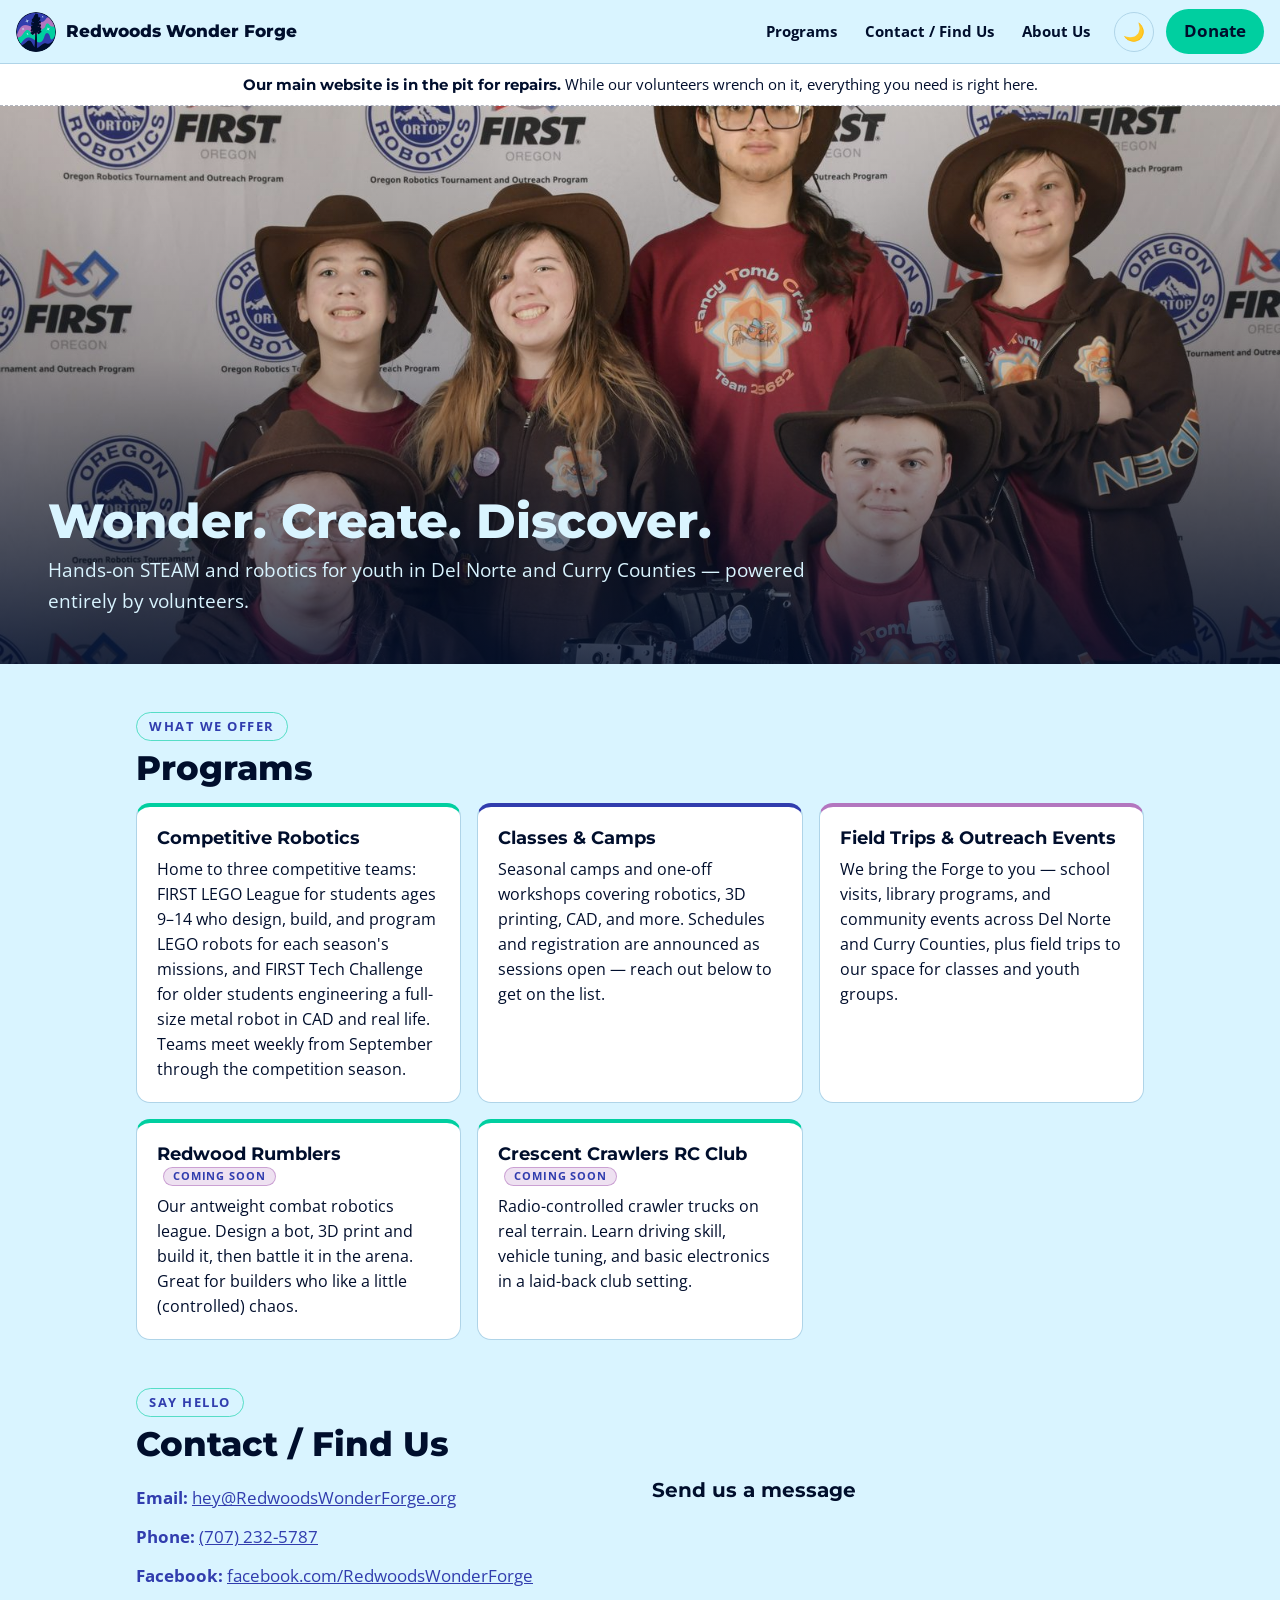
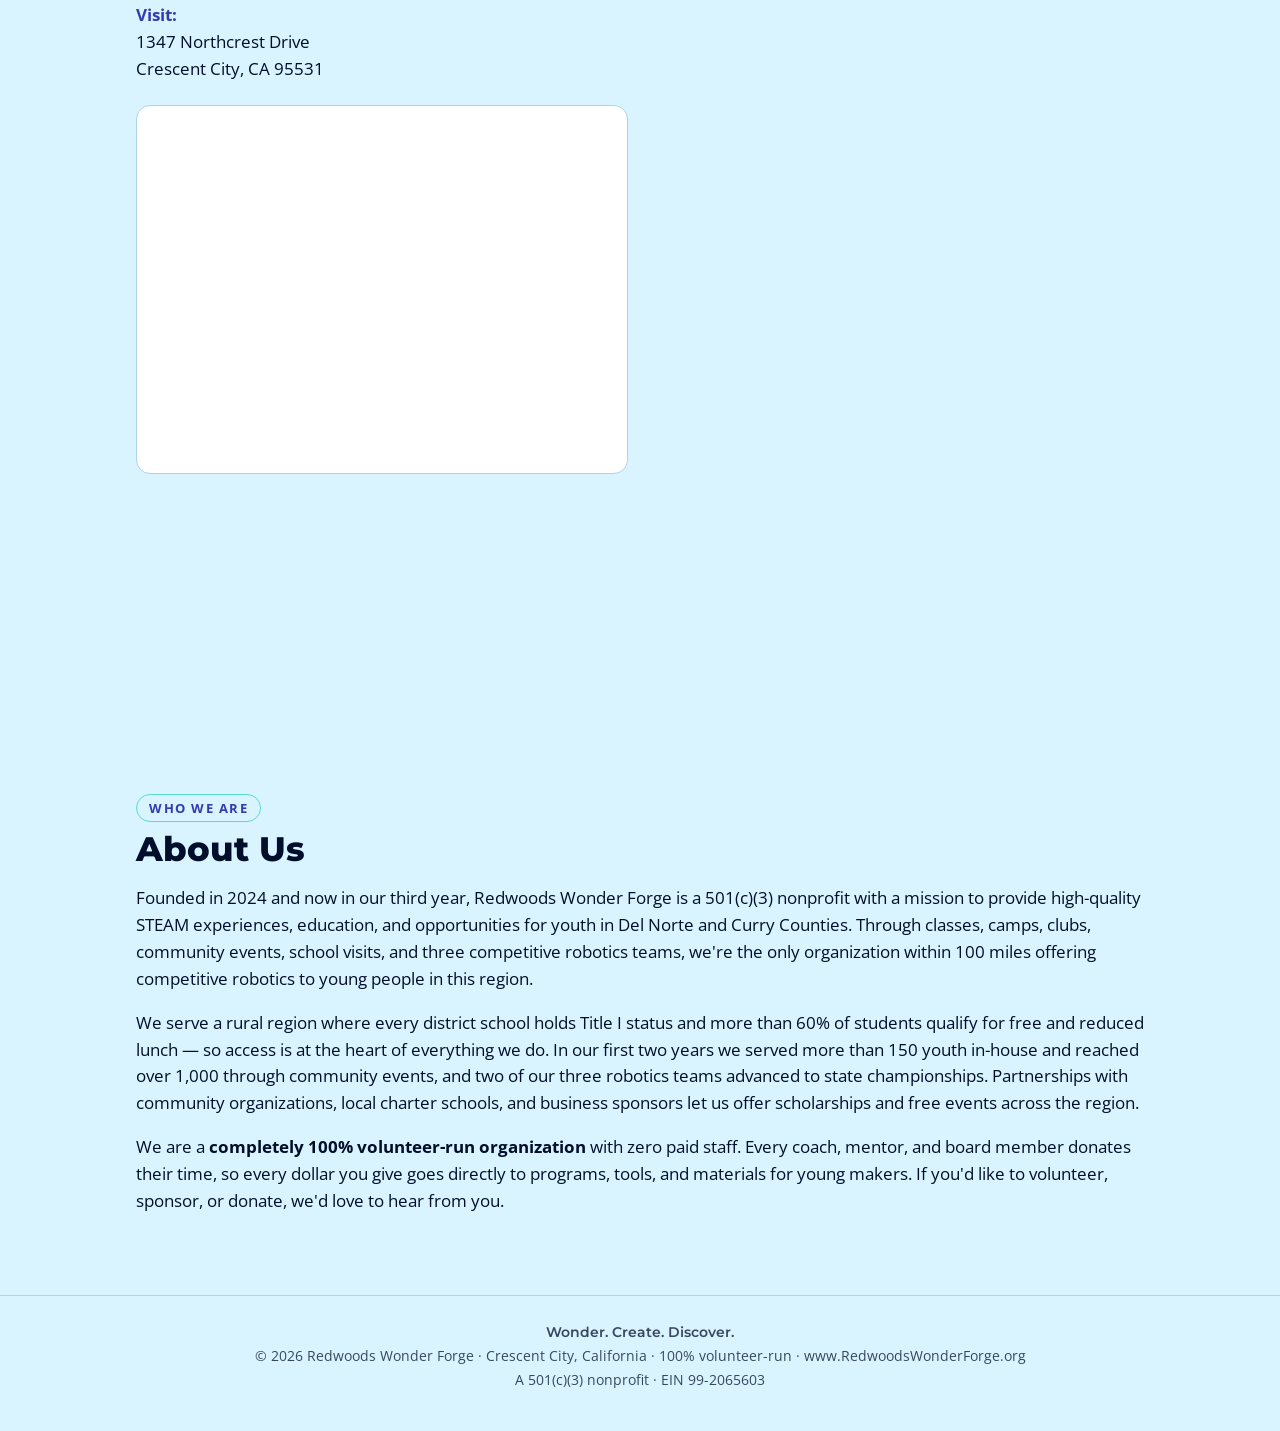
<file: index.html>
<!DOCTYPE html>
<html lang="en">
<head>
<meta charset="UTF-8" />
<meta name="viewport" content="width=device-width, initial-scale=1.0" />
<title>Redwoods Wonder Forge — STEAM Education in Del Norte County</title>
<meta name="description" content="Redwoods Wonder Forge is a 100% volunteer-run STEAM education nonprofit in Crescent City, CA. Robotics classes, camps, FIRST LEGO League, and more." />
<link rel="canonical" href="https://www.redwoodswonderforge.org/" />

<!-- Favicon (uses the logo) -->
<link rel="icon" type="image/png" href="/assets/images/logo.png" />
<link rel="apple-touch-icon" href="/assets/images/logo.png" />

<!-- Open Graph (Facebook, LinkedIn, iMessage, etc.) -->
<meta property="og:type" content="website" />
<meta property="og:site_name" content="Redwoods Wonder Forge" />
<meta property="og:title" content="Redwoods Wonder Forge — Wonder. Create. Discover." />
<meta property="og:description" content="A 100% volunteer-run STEAM and robotics nonprofit for youth in Del Norte and Curry Counties." />
<meta property="og:url" content="https://www.redwoodswonderforge.org/" />
<meta property="og:image" content="https://www.redwoodswonderforge.org/assets/images/og-image.png" />
<meta property="og:image:width" content="1200" />
<meta property="og:image:height" content="630" />
<meta property="og:image:alt" content="Redwoods Wonder Forge logo — a redwood tree under a starry aurora sky" />

<!-- Twitter / X -->
<meta name="twitter:card" content="summary_large_image" />
<meta name="twitter:title" content="Redwoods Wonder Forge — Wonder. Create. Discover." />
<meta name="twitter:description" content="A 100% volunteer-run STEAM and robotics nonprofit for youth in Del Norte and Curry Counties." />
<meta name="twitter:image" content="https://www.redwoodswonderforge.org/assets/images/og-image.png" />

<!-- ============================================================
     Redwoods Wonder Forge — outage / holding page
     Everything below is wired up and ready to deploy.

     FOLDER STRUCTURE (upload the whole folder to your host):
       index.html          this page
       404.html            not-found page (same design)
       assets/images/logo.png   nav logo (icon-only circular variant)
       assets/images/hero.jpg   hero photo (FTC team 25682)

     Wired in: logo, hero photo, Tally contact form (mR4We4),
     Zeffy donate modal, address + map, email/phone.
     ============================================================ -->

<link rel="preconnect" href="https://fonts.googleapis.com" />
<link rel="preconnect" href="https://fonts.gstatic.com" crossorigin />
<link href="https://fonts.googleapis.com/css2?family=Montserrat:wght@400;600;800&family=Open+Sans:ital,wght@0,400;0,700;1,400&display=swap" rel="stylesheet" />

<!-- Zeffy embed script (powers the Donate modal) -->
<script src="https://zeffy-scripts.s3.ca-central-1.amazonaws.com/embed-form-script.min.js"></script>
<script defer src="https://cloud.umami.is/script.js" data-website-id="15d23129-3647-43fc-a81b-80ced529a43f"></script>
<link rel="stylesheet" href="/assets/styles.css" />
</head>
<body>

<nav class="nav">
  <a class="brand" href="#top">
    <img src="/assets/images/logo.png" alt="Redwoods Wonder Forge logo" />
    <span class="brand-name">Redwoods Wonder Forge</span>
  </a>
  <div class="nav-spacer"></div>
  <div class="nav-links" id="navLinks">
    <a href="#classes">Programs</a>
    <a href="#contact">Contact / Find Us</a>
    <a href="#about">About Us</a>
  </div>
  <button class="btn btn-icon" id="themeToggle" aria-label="Toggle light and dark mode" title="Toggle light/dark mode">🌙</button>
  <button class="btn btn-donate"
          zeffy-form-link="https://www.zeffy.com/embed/donation-form/049b8714-6530-469b-9159-0e5389e24ce3?modal=true">
    Donate
  </button>
  <button class="btn btn-icon menu-toggle" id="menuToggle" aria-label="Open menu" aria-expanded="false">☰</button>
</nav>

<div class="tape" id="top">
  <strong>Our main website is in the pit for repairs.</strong> While our volunteers wrench on it, everything you need is right here.
</div>

<header class="hero">
  <img src="/assets/images/hero.jpg" alt="The Fancy Tomb Crabs, RWF's FIRST Tech Challenge team, with their competition robot" />
  <div class="hero-overlay">
    <div class="hero-copy">
      <h1>Wonder. Create. Discover.</h1>
      <p>Hands-on STEAM and robotics for youth in Del Norte and Curry Counties — powered entirely by volunteers.</p>
    </div>
  </div>
</header>

<main>

  <section id="classes">
    <span class="eyebrow">What we offer</span>
    <h2>Programs</h2>
    <div class="cards">
      <div class="card">
        <h3>Competitive Robotics</h3>
        <p>Home to three competitive teams: FIRST LEGO League for students ages 9–14 who design, build, and program LEGO robots for each season's missions, and FIRST Tech Challenge for older students engineering a full-size metal robot in CAD and real life. Teams meet weekly from September through the competition season.</p>
      </div>
      <div class="card">
        <h3>Classes &amp; Camps</h3>
        <p>Seasonal camps and one-off workshops covering robotics, 3D printing, CAD, and more. Schedules and registration are announced as sessions open — reach out below to get on the list.</p>
      </div>
      <div class="card">
        <h3>Field Trips &amp; Outreach Events</h3>
        <p>We bring the Forge to you — school visits, library programs, and community events across Del Norte and Curry Counties, plus field trips to our space for classes and youth groups.</p>
      </div>
      <div class="card">
        <h3>Redwood Rumblers <span class="badge-soon">Coming soon</span></h3>
        <p>Our antweight combat robotics league. Design a bot, 3D print and build it, then battle it in the arena. Great for builders who like a little (controlled) chaos.</p>
      </div>
      <div class="card">
        <h3>Crescent Crawlers RC Club <span class="badge-soon">Coming soon</span></h3>
        <p>Radio-controlled crawler trucks on real terrain. Learn driving skill, vehicle tuning, and basic electronics in a laid-back club setting.</p>
      </div>
    </div>
  </section>

  <section id="contact">
    <span class="eyebrow">Say hello</span>
    <h2>Contact / Find Us</h2>
    <div class="split">
      <div>
        <ul class="contact-list">
          <li><b>Email:</b> <a href="mailto:hey@RedwoodsWonderForge.org">hey@RedwoodsWonderForge.org</a></li>
          <li><b>Phone:</b> <a href="tel:+17072325787">(707) 232-5787</a></li>
          <li><b>Facebook:</b> <a href="https://www.facebook.com/RedwoodsWonderForge" target="_blank" rel="noopener">facebook.com/RedwoodsWonderForge</a></li>
          <li>
            <b>Visit:</b>
            <address>
              1347 Northcrest Drive<br />
              Crescent City, CA 95531
            </address>
          </li>
        </ul>
        <div class="map-frame">
          <!-- Google Maps embed: in Google Maps, search your address ->
               Share -> Embed a map -> copy the iframe src into here -->
          <iframe
            src="https://www.google.com/maps?q=1347+Northcrest+Drive,+Crescent+City,+CA+95531&output=embed"
            loading="lazy" referrerpolicy="no-referrer-when-downgrade"
            title="Map to Redwoods Wonder Forge"></iframe>
        </div>
      </div>
      <div>
        <h3 style="margin-top:0">Send us a message</h3>
        <iframe data-tally-src="https://tally.so/embed/mR4We4?alignLeft=1&hideTitle=1&transparentBackground=1&dynamicHeight=1"
                loading="lazy" width="100%" height="816" frameborder="0" marginheight="0" marginwidth="0"
                title="Contact Us"></iframe>
      </div>
    </div>
  </section>

  <section id="about">
    <span class="eyebrow">Who we are</span>
    <h2>About Us</h2>
    <p>
      Founded in 2024 and now in our third year, Redwoods Wonder Forge is a 501(c)(3) nonprofit
      with a mission to provide high-quality STEAM experiences, education, and opportunities for
      youth in Del Norte and Curry Counties. Through classes, camps, clubs, community events,
      school visits, and three competitive robotics teams, we're the only organization within
      100 miles offering competitive robotics to young people in this region.
    </p>
    <p>
      We serve a rural region where every district school holds Title I status and more than 60%
      of students qualify for free and reduced lunch — so access is at the heart of everything we
      do. In our first two years we served more than 150 youth in-house and reached over 1,000
      through community events, and two of our three robotics teams advanced to state
      championships. Partnerships with community organizations, local charter schools, and
      business sponsors let us offer scholarships and free events across the region.
    </p>
    <p>
      We are a <strong>completely 100% volunteer-run organization</strong> with zero paid staff.
      Every coach, mentor, and board member donates their time, so every dollar you give goes
      directly to programs, tools, and materials for young makers. If you'd like to volunteer,
      sponsor, or donate, we'd love to hear from you.
    </p>
  </section>

</main>

<footer>
  <em>Wonder. Create. Discover.</em><br />
  © <span id="year"></span> Redwoods Wonder Forge · Crescent City, California · 100% volunteer-run · www.RedwoodsWonderForge.org<br />
  A 501(c)(3) nonprofit · EIN 99-2065603
</footer>

<!-- Tally embed loader (official snippet) -->
<script>var d=document,w="https://tally.so/widgets/embed.js",v=function(){"undefined"!=typeof Tally?Tally.loadEmbeds():d.querySelectorAll("iframe[data-tally-src]:not([src])").forEach((function(e){e.src=e.dataset.tallySrc}))};if("undefined"!=typeof Tally)v();else if(d.querySelector('script[src="'+w+'"]')==null){var s=d.createElement("script");s.src=w,s.onload=v,s.onerror=v,d.body.appendChild(s);}</script>

<script>
  // ----- Theme toggle (defaults to the visitor's system preference) -----
  var root = document.documentElement;
  var themeBtn = document.getElementById('themeToggle');
  function setTheme(dark) {
    root.classList.toggle('dark', dark);
    themeBtn.textContent = dark ? '☀️' : '🌙';
  }
  setTheme(window.matchMedia && window.matchMedia('(prefers-color-scheme: dark)').matches);
  themeBtn.addEventListener('click', function () {
    setTheme(!root.classList.contains('dark'));
  });

  // ----- Mobile menu -----
  var menuBtn = document.getElementById('menuToggle');
  var links = document.getElementById('navLinks');
  menuBtn.addEventListener('click', function () {
    var open = links.classList.toggle('open');
    menuBtn.setAttribute('aria-expanded', open);
  });
  links.addEventListener('click', function (e) {
    if (e.target.tagName === 'A') { links.classList.remove('open'); menuBtn.setAttribute('aria-expanded', 'false'); }
  });

  // ----- Footer year -----
  document.getElementById('year').textContent = new Date().getFullYear();
</script>

</body>
</html>
</file>
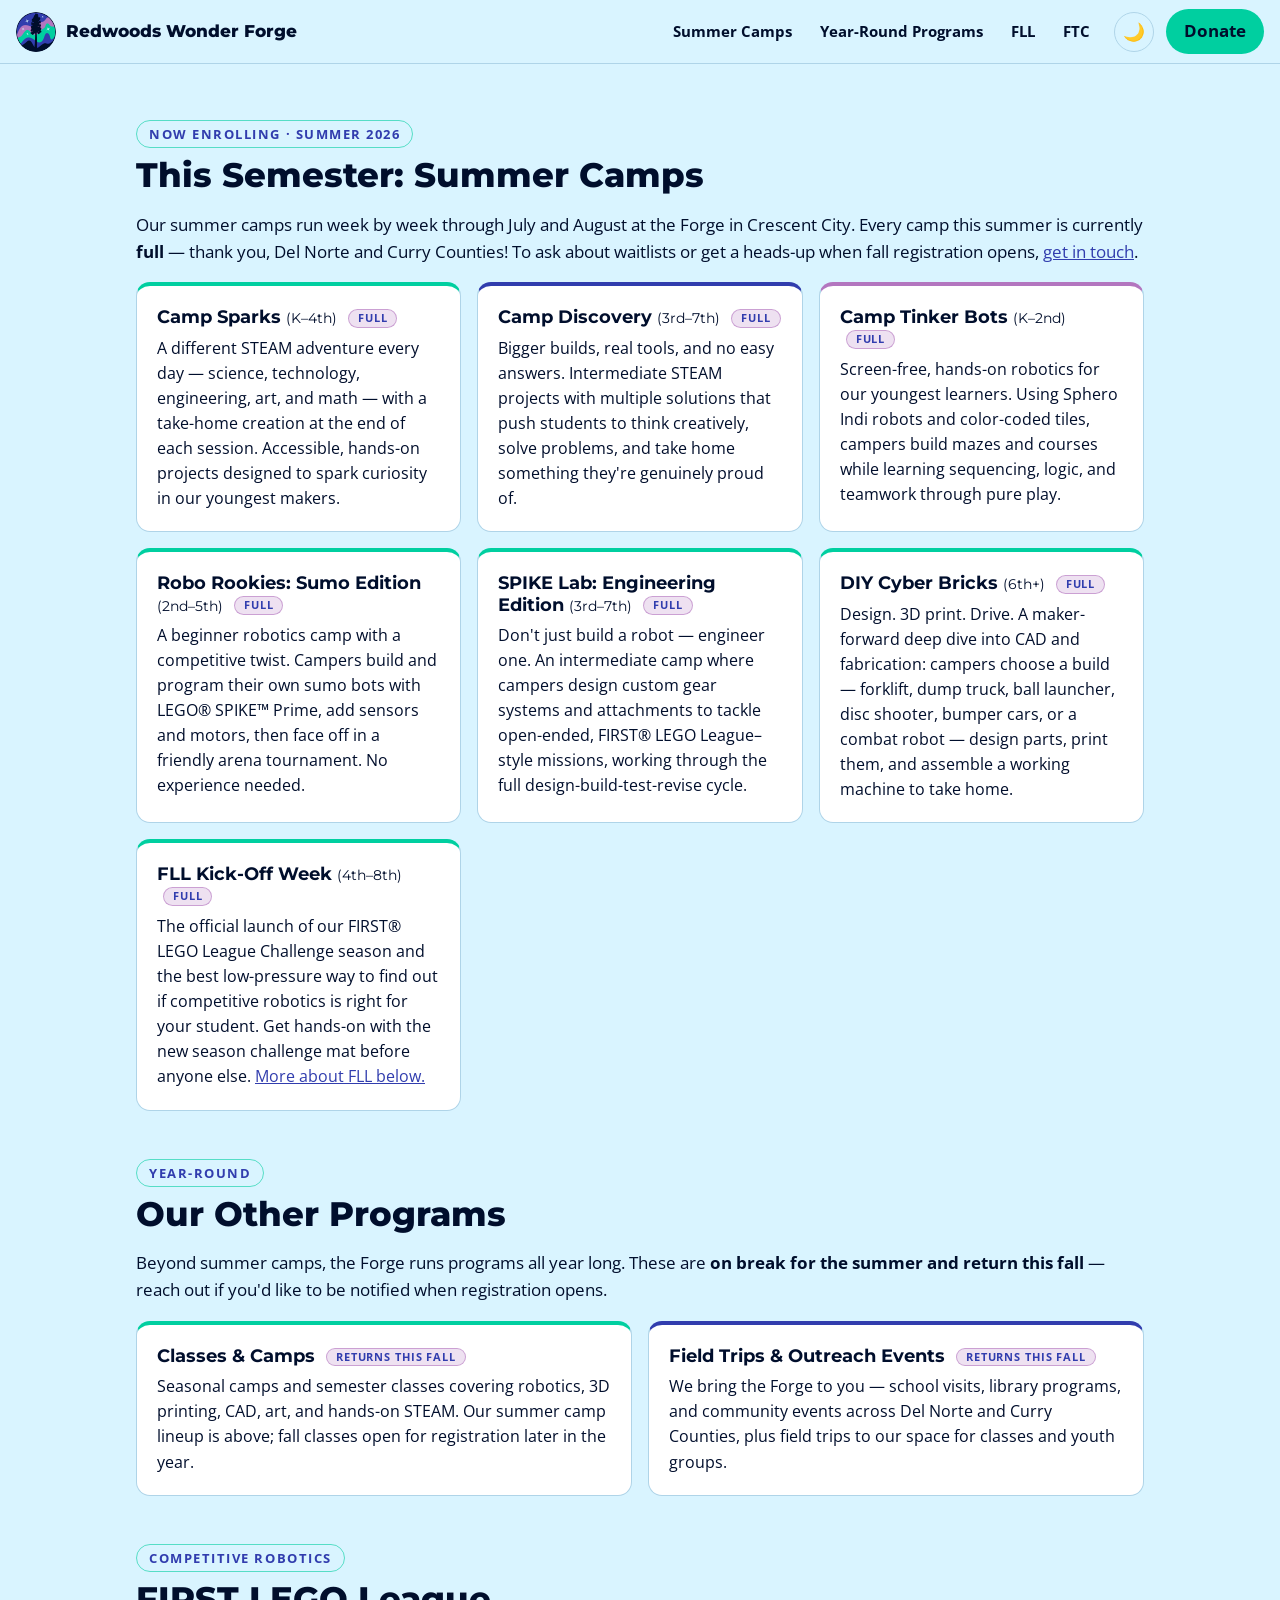
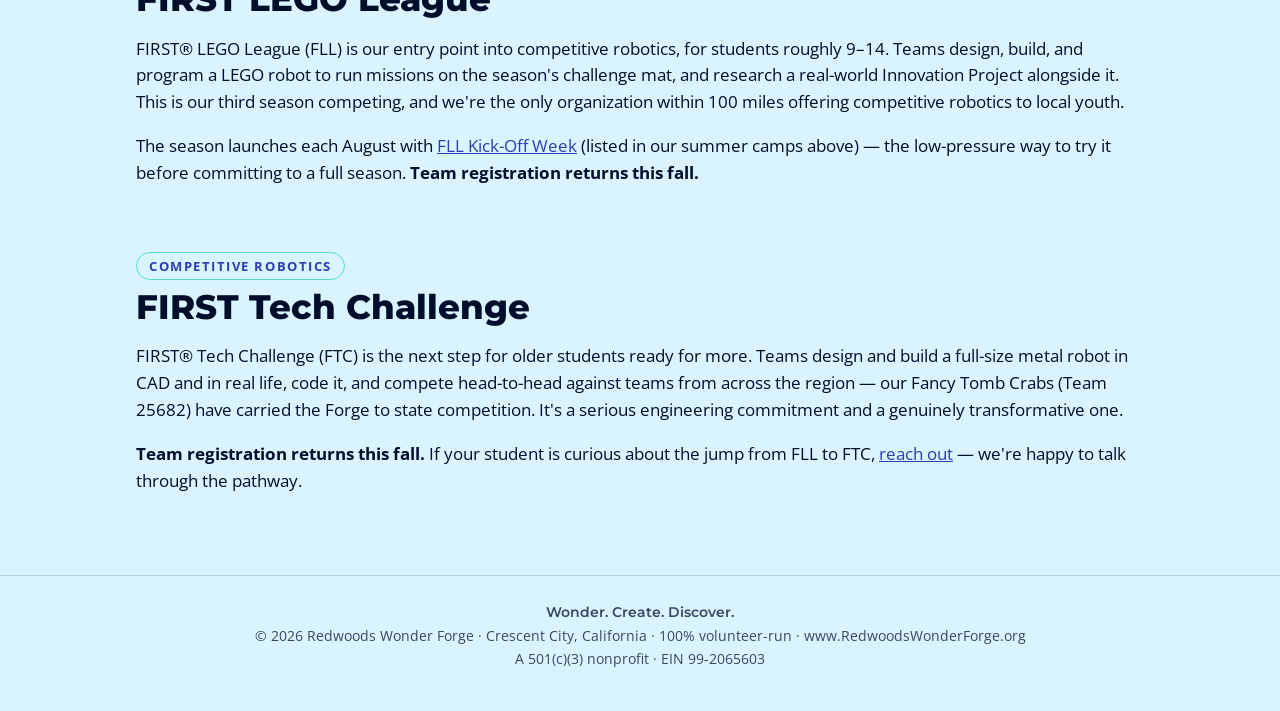
<file: classes/index.html>
<!DOCTYPE html>
<html lang="en">
<head>
<meta charset="UTF-8" />
<meta name="viewport" content="width=device-width, initial-scale=1.0" />
<title>Classes & Camps — Redwoods Wonder Forge</title>
<meta name="description" content="Redwoods Wonder Forge classes and camps in Del Norte and Curry Counties. See this summer's camp lineup and our year-round STEAM and robotics programs." />
<link rel="canonical" href="https://www.redwoodswonderforge.org/classes/" />

<!-- Favicon (uses the logo) -->
<link rel="icon" type="image/png" href="/assets/images/logo.png" />
<link rel="apple-touch-icon" href="/assets/images/logo.png" />

<!-- Open Graph (Facebook, LinkedIn, iMessage, etc.)
     Ask the user if they want page-specific share content (see SKILL.md).
     Defaults if they don't: OG_TITLE = the page title, OG_DESCRIPTION = the
     meta description, OG_IMAGE = og-image.png (the RWF logo card, in
     /assets/images/).
     If they supply a custom image, save it 1200x630 to assets/ and update
     OG_IMAGE, OG_IMAGE_ALT below. -->
<meta property="og:type" content="website" />
<meta property="og:site_name" content="Redwoods Wonder Forge" />
<meta property="og:title" content="Classes & Camps — Redwoods Wonder Forge" />
<meta property="og:description" content="See this summer's camp lineup and our year-round STEAM and robotics programs for youth in Del Norte and Curry Counties." />
<meta property="og:url" content="https://www.redwoodswonderforge.org/classes/" />
<meta property="og:image" content="https://www.redwoodswonderforge.org/assets/images/og-classes.jpg" />
<meta property="og:image:width" content="1200" />
<meta property="og:image:height" content="630" />
<meta property="og:image:alt" content="Young students painting and creating at a Redwoods Wonder Forge art and STEAM class" />

<!-- Twitter / X -->
<meta name="twitter:card" content="summary_large_image" />
<meta name="twitter:title" content="Classes & Camps — Redwoods Wonder Forge" />
<meta name="twitter:description" content="See this summer's camp lineup and our year-round STEAM and robotics programs for youth in Del Norte and Curry Counties." />
<meta name="twitter:image" content="https://www.redwoodswonderforge.org/assets/images/og-classes.jpg" />

<!-- ============================================================
     Redwoods Wonder Forge — page template
     Fill the {{PLACEHOLDERS}}, drop your <section> blocks into the
     content slot, and delete the optional banner/hero if unused.

     DEPLOY LAYOUT — each page is its own folder with an index.html,
     so the public URL is a clean /slug/ :

       /                     site root
       ├── index.html            homepage        -> /
       ├── assets/
       │   ├── styles.css            shared stylesheet
       │   └── images/               ALL images live here
       │       ├── logo.png
       │       ├── og-image.png
       │       └── <page images>.jpg
       └── the-page-slug/
           └── index.html        this page       -> /the-page-slug/

     All shared files are referenced ROOT-RELATIVE so they resolve from
     the site root no matter how deep the page sits: the stylesheet at
     "/assets/styles.css", and every image under "/assets/images/...".
     Put page-specific images in /assets/images/ too (give them
     descriptive names) and reference them as "/assets/images/name.jpg".
     ============================================================ -->


<link rel="preconnect" href="https://fonts.googleapis.com" />
<link rel="preconnect" href="https://fonts.gstatic.com" crossorigin />
<link href="https://fonts.googleapis.com/css2?family=Montserrat:wght@400;600;800&family=Open+Sans:ital,wght@0,400;0,700;1,400&display=swap" rel="stylesheet" />

<!-- Zeffy embed script (powers the Donate modal) -->
<script src="https://zeffy-scripts.s3.ca-central-1.amazonaws.com/embed-form-script.min.js"></script>
<script defer src="https://cloud.umami.is/script.js" data-website-id="15d23129-3647-43fc-a81b-80ced529a43f"></script>
<link rel="stylesheet" href="/assets/styles.css" />
</head>
<body>

<nav class="nav">
  <a class="brand" href="#top">
    <img src="/assets/images/logo.png" alt="Redwoods Wonder Forge logo" />
    <span class="brand-name">Redwoods Wonder Forge</span>
  </a>
  <div class="nav-spacer"></div>
  <div class="nav-links" id="navLinks">
    <a href="#summer">Summer Camps</a>
    <a href="#programs">Year-Round Programs</a>
    <a href="#fll">FLL</a>
    <a href="#ftc">FTC</a>
  </div>
  <button class="btn btn-icon" id="themeToggle" aria-label="Toggle light and dark mode" title="Toggle light/dark mode">🌙</button>
  <button class="btn btn-donate"
          zeffy-form-link="https://www.zeffy.com/embed/donation-form/049b8714-6530-469b-9159-0e5389e24ce3?modal=true">
    Donate
  </button>
  <button class="btn btn-icon menu-toggle" id="menuToggle" aria-label="Open menu" aria-expanded="false">☰</button>
</nav>



<main>

  <section id="summer" style="padding-top:56px">
    <span class="eyebrow">Now enrolling · Summer 2026</span>
    <h2>This Semester: Summer Camps</h2>
    <p>Our summer camps run week by week through July and August at the Forge in
       Crescent City. Every camp this summer is currently <strong>full</strong> —
       thank you, Del Norte and Curry Counties! To ask about waitlists or get a
       heads-up when fall registration opens, <a href="/#contact">get in touch</a>.</p>
    <div class="cards">
      <div class="card">
        <h3>Camp Sparks <span style="font-weight:400;font-size:.9rem">(K–4th)</span> <span class="badge-soon">Full</span></h3>
        <p>A different STEAM adventure every day — science, technology, engineering, art, and math — with a take-home creation at the end of each session. Accessible, hands-on projects designed to spark curiosity in our youngest makers.</p>
      </div>
      <div class="card">
        <h3>Camp Discovery <span style="font-weight:400;font-size:.9rem">(3rd–7th)</span> <span class="badge-soon">Full</span></h3>
        <p>Bigger builds, real tools, and no easy answers. Intermediate STEAM projects with multiple solutions that push students to think creatively, solve problems, and take home something they're genuinely proud of.</p>
      </div>
      <div class="card">
        <h3>Camp Tinker Bots <span style="font-weight:400;font-size:.9rem">(K–2nd)</span> <span class="badge-soon">Full</span></h3>
        <p>Screen-free, hands-on robotics for our youngest learners. Using Sphero Indi robots and color-coded tiles, campers build mazes and courses while learning sequencing, logic, and teamwork through pure play.</p>
      </div>
      <div class="card">
        <h3>Robo Rookies: Sumo Edition <span style="font-weight:400;font-size:.9rem">(2nd–5th)</span> <span class="badge-soon">Full</span></h3>
        <p>A beginner robotics camp with a competitive twist. Campers build and program their own sumo bots with LEGO® SPIKE™ Prime, add sensors and motors, then face off in a friendly arena tournament. No experience needed.</p>
      </div>
      <div class="card">
        <h3>SPIKE Lab: Engineering Edition <span style="font-weight:400;font-size:.9rem">(3rd–7th)</span> <span class="badge-soon">Full</span></h3>
        <p>Don't just build a robot — engineer one. An intermediate camp where campers design custom gear systems and attachments to tackle open-ended, FIRST® LEGO League–style missions, working through the full design-build-test-revise cycle.</p>
      </div>
      <div class="card">
        <h3>DIY Cyber Bricks <span style="font-weight:400;font-size:.9rem">(6th+)</span> <span class="badge-soon">Full</span></h3>
        <p>Design. 3D print. Drive. A maker-forward deep dive into CAD and fabrication: campers choose a build — forklift, dump truck, ball launcher, disc shooter, bumper cars, or a combat robot — design parts, print them, and assemble a working machine to take home.</p>
      </div>
      <div class="card">
        <h3>FLL Kick-Off Week <span style="font-weight:400;font-size:.9rem">(4th–8th)</span> <span class="badge-soon">Full</span></h3>
        <p>The official launch of our FIRST® LEGO League Challenge season and the best low-pressure way to find out if competitive robotics is right for your student. Get hands-on with the new season challenge mat before anyone else. <a href="#fll">More about FLL below.</a></p>
      </div>
    </div>
  </section>

  <section id="programs">
    <span class="eyebrow">Year-round</span>
    <h2>Our Other Programs</h2>
    <p>Beyond summer camps, the Forge runs programs all year long. These are
       <strong>on break for the summer and return this fall</strong> — reach out
       if you'd like to be notified when registration opens.</p>
    <div class="cards">
      <div class="card">
        <h3>Classes &amp; Camps <span class="badge-soon">Returns this fall</span></h3>
        <p>Seasonal camps and semester classes covering robotics, 3D printing, CAD, art, and hands-on STEAM. Our summer camp lineup is above; fall classes open for registration later in the year.</p>
      </div>
      <div class="card">
        <h3>Field Trips &amp; Outreach Events <span class="badge-soon">Returns this fall</span></h3>
        <p>We bring the Forge to you — school visits, library programs, and community events across Del Norte and Curry Counties, plus field trips to our space for classes and youth groups.</p>
      </div>
    </div>
  </section>

  <section id="fll">
    <span class="eyebrow">Competitive Robotics</span>
    <h2>FIRST LEGO League</h2>
    <p>FIRST® LEGO League (FLL) is our entry point into competitive robotics, for
       students roughly 9–14. Teams design, build, and program a LEGO robot to
       run missions on the season's challenge mat, and research a real-world
       Innovation Project alongside it. This is our third season competing, and
       we're the only organization within 100 miles offering competitive robotics
       to local youth.</p>
    <p>The season launches each August with <a href="#summer">FLL Kick-Off Week</a>
       (listed in our summer camps above) — the low-pressure way to try it before
       committing to a full season. <strong>Team registration returns this
       fall.</strong></p>
  </section>

  <section id="ftc">
    <span class="eyebrow">Competitive Robotics</span>
    <h2>FIRST Tech Challenge</h2>
    <p>FIRST® Tech Challenge (FTC) is the next step for older students ready for
       more. Teams design and build a full-size metal robot in CAD and in real
       life, code it, and compete head-to-head against teams from across the
       region — our Fancy Tomb Crabs (Team 25682) have carried the Forge to state
       competition. It's a serious engineering commitment and a genuinely
       transformative one.</p>
    <p><strong>Team registration returns this fall.</strong> If your student is
       curious about the jump from FLL to FTC, <a href="/#contact">reach out</a> —
       we're happy to talk through the pathway.</p>
  </section>

</main>

<footer>
  <em>Wonder. Create. Discover.</em><br />
  © <span id="year"></span> Redwoods Wonder Forge · Crescent City, California · 100% volunteer-run · www.RedwoodsWonderForge.org<br />
  A 501(c)(3) nonprofit · EIN 99-2065603
</footer>

<!-- Tally embed loader (official snippet) -->
<script>var d=document,w="https://tally.so/widgets/embed.js",v=function(){"undefined"!=typeof Tally?Tally.loadEmbeds():d.querySelectorAll("iframe[data-tally-src]:not([src])").forEach((function(e){e.src=e.dataset.tallySrc}))};if("undefined"!=typeof Tally)v();else if(d.querySelector('script[src="'+w+'"]')==null){var s=d.createElement("script");s.src=w,s.onload=v,s.onerror=v,d.body.appendChild(s);}</script>

<script>
  // ----- Theme toggle (defaults to the visitor's system preference) -----
  var root = document.documentElement;
  var themeBtn = document.getElementById('themeToggle');
  function setTheme(dark) {
    root.classList.toggle('dark', dark);
    themeBtn.textContent = dark ? '☀️' : '🌙';
  }
  setTheme(window.matchMedia && window.matchMedia('(prefers-color-scheme: dark)').matches);
  themeBtn.addEventListener('click', function () {
    setTheme(!root.classList.contains('dark'));
  });

  // ----- Mobile menu -----
  var menuBtn = document.getElementById('menuToggle');
  var links = document.getElementById('navLinks');
  menuBtn.addEventListener('click', function () {
    var open = links.classList.toggle('open');
    menuBtn.setAttribute('aria-expanded', open);
  });
  links.addEventListener('click', function (e) {
    if (e.target.tagName === 'A') { links.classList.remove('open'); menuBtn.setAttribute('aria-expanded', 'false'); }
  });

  // ----- Footer year -----
  document.getElementById('year').textContent = new Date().getFullYear();
</script>

</body>
</html>
</file>
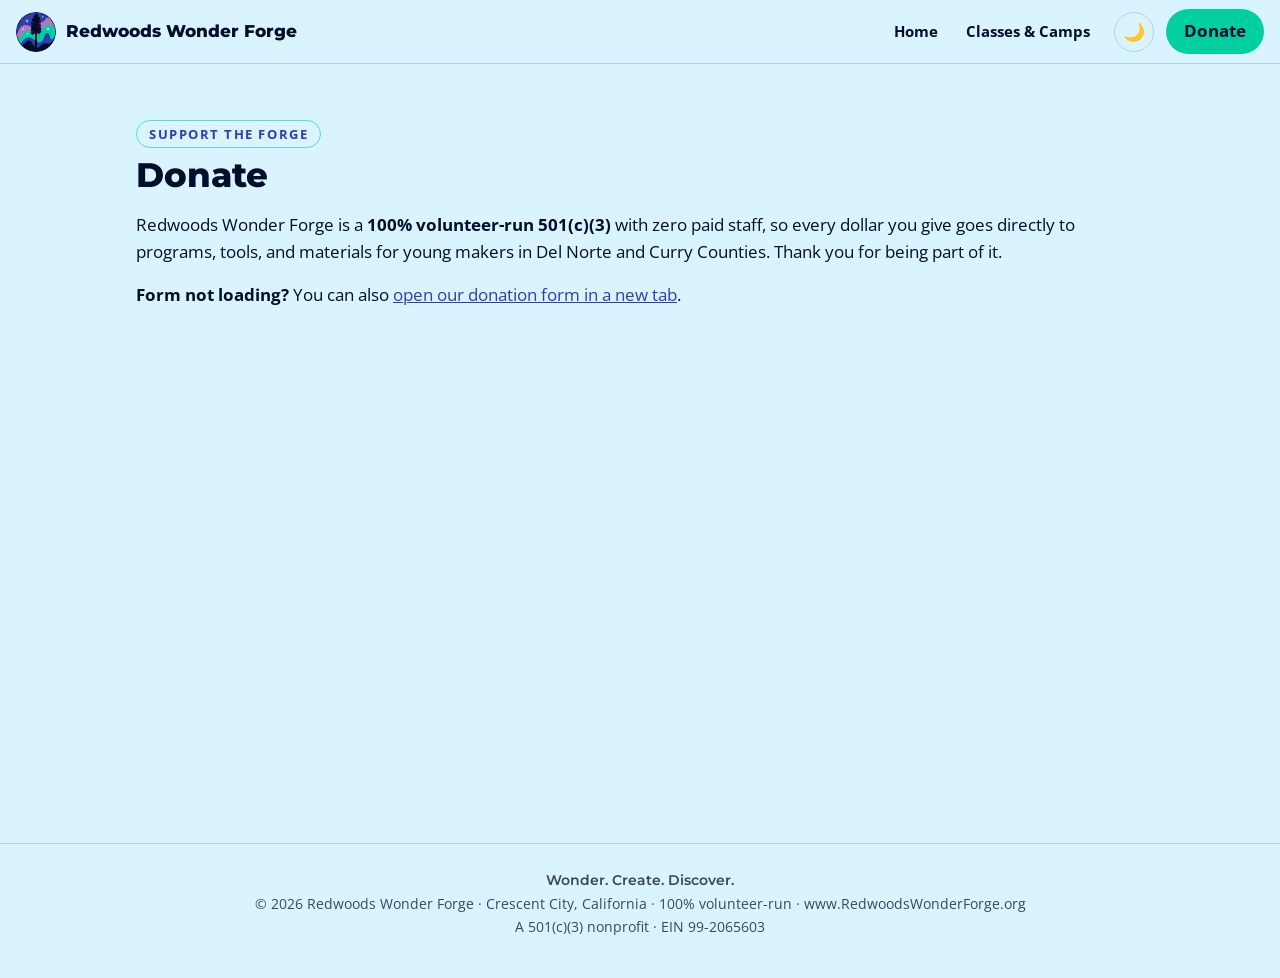
<file: donate/index.html>
<!DOCTYPE html>
<html lang="en">
<head>
<meta charset="UTF-8" />
<meta name="viewport" content="width=device-width, initial-scale=1.0" />
<title>Donate — Redwoods Wonder Forge</title>
<meta name="description" content="Support Redwoods Wonder Forge — a 100% volunteer-run STEAM and robotics nonprofit for youth in Del Norte and Curry Counties. Every dollar goes straight to programs." />
<link rel="canonical" href="https://www.redwoodswonderforge.org/donate/" />

<!-- Favicon (uses the logo) -->
<link rel="icon" type="image/png" href="/assets/images/logo.png" />
<link rel="apple-touch-icon" href="/assets/images/logo.png" />

<!-- Open Graph (Facebook, LinkedIn, iMessage, etc.)
     Ask the user if they want page-specific share content (see SKILL.md).
     Defaults if they don't: OG_TITLE = the page title, OG_DESCRIPTION = the
     meta description, OG_IMAGE = og-image.png (the RWF logo card, in
     /assets/images/).
     If they supply a custom image, save it 1200x630 to assets/ and update
     OG_IMAGE, OG_IMAGE_ALT below. -->
<meta property="og:type" content="website" />
<meta property="og:site_name" content="Redwoods Wonder Forge" />
<meta property="og:title" content="Donate — Redwoods Wonder Forge" />
<meta property="og:description" content="Support a 100% volunteer-run STEAM and robotics nonprofit for youth in Del Norte and Curry Counties. Every dollar goes straight to programs." />
<meta property="og:url" content="https://www.redwoodswonderforge.org/donate/" />
<meta property="og:image" content="https://www.redwoodswonderforge.org/assets/images/og-image.png" />
<meta property="og:image:width" content="1200" />
<meta property="og:image:height" content="630" />
<meta property="og:image:alt" content="Redwoods Wonder Forge logo — a redwood tree under a starry aurora sky" />

<!-- Twitter / X -->
<meta name="twitter:card" content="summary_large_image" />
<meta name="twitter:title" content="Donate — Redwoods Wonder Forge" />
<meta name="twitter:description" content="Support a 100% volunteer-run STEAM and robotics nonprofit for youth in Del Norte and Curry Counties. Every dollar goes straight to programs." />
<meta name="twitter:image" content="https://www.redwoodswonderforge.org/assets/images/og-image.png" />

<!-- ============================================================
     Redwoods Wonder Forge — page template
     Fill the {{PLACEHOLDERS}}, drop your <section> blocks into the
     content slot, and delete the optional banner/hero if unused.

     DEPLOY LAYOUT — each page is its own folder with an index.html,
     so the public URL is a clean /slug/ :

       /                     site root
       ├── index.html            homepage        -> /
       ├── assets/
       │   ├── styles.css            shared stylesheet
       │   └── images/               ALL images live here
       │       ├── logo.png
       │       ├── og-image.png
       │       └── <page images>.jpg
       └── the-page-slug/
           └── index.html        this page       -> /the-page-slug/

     All shared files are referenced ROOT-RELATIVE so they resolve from
     the site root no matter how deep the page sits: the stylesheet at
     "/assets/styles.css", and every image under "/assets/images/...".
     Put page-specific images in /assets/images/ too (give them
     descriptive names) and reference them as "/assets/images/name.jpg".
     ============================================================ -->


<link rel="preconnect" href="https://fonts.googleapis.com" />
<link rel="preconnect" href="https://fonts.gstatic.com" crossorigin />
<link href="https://fonts.googleapis.com/css2?family=Montserrat:wght@400;600;800&family=Open+Sans:ital,wght@0,400;0,700;1,400&display=swap" rel="stylesheet" />

<!-- Zeffy embed script (powers the Donate modal) -->
<script src="https://zeffy-scripts.s3.ca-central-1.amazonaws.com/embed-form-script.min.js"></script>
<script defer src="https://cloud.umami.is/script.js" data-website-id="15d23129-3647-43fc-a81b-80ced529a43f"></script>
<link rel="stylesheet" href="/assets/styles.css" />
</head>
<body>

<nav class="nav">
  <a class="brand" href="#top">
    <img src="/assets/images/logo.png" alt="Redwoods Wonder Forge logo" />
    <span class="brand-name">Redwoods Wonder Forge</span>
  </a>
  <div class="nav-spacer"></div>
  <div class="nav-links" id="navLinks">
    <a href="/">Home</a>
    <a href="/classes/">Classes &amp; Camps</a>
  </div>
  <button class="btn btn-icon" id="themeToggle" aria-label="Toggle light and dark mode" title="Toggle light/dark mode">🌙</button>
  <button class="btn btn-donate"
          zeffy-form-link="https://www.zeffy.com/embed/donation-form/049b8714-6530-469b-9159-0e5389e24ce3?modal=true">
    Donate
  </button>
  <button class="btn btn-icon menu-toggle" id="menuToggle" aria-label="Open menu" aria-expanded="false">☰</button>
</nav>



<main>

  <section id="donate" style="padding-top:56px">
    <span class="eyebrow">Support the Forge</span>
    <h2>Donate</h2>
    <p>Redwoods Wonder Forge is a <strong>100% volunteer-run 501(c)(3)</strong>
       with zero paid staff, so every dollar you give goes directly to programs,
       tools, and materials for young makers in Del Norte and Curry Counties.
       Thank you for being part of it.</p>
    <p><strong>Form not loading?</strong> You can also
       <a href="https://www.zeffy.com/en-US/donation-form/049b8714-6530-469b-9159-0e5389e24ce3"
          target="_blank" rel="noopener">open our donation form in a new tab</a>.</p>

    <div class="zeffy-wrap">
      <div data-zeffy-embed data-form-url="/embed/donation-form/049b8714-6530-469b-9159-0e5389e24ce3"></div>
      <div data-zeffy-embed-fallback style="display:none;">
        <div style="position:relative;overflow:hidden;height:450px;width:100%;"><iframe title='Donation form powered by Zeffy' style='position: absolute; border: 0; top:0;left:0;bottom:0;right:0;width:100%;height:100%' data-zeffy-embed-src='https://www.zeffy.com/embed/donation-form/049b8714-6530-469b-9159-0e5389e24ce3' allowpaymentrequest allowTransparency="true"></iframe></div>
      </div>
      <script
        src="https://www.zeffy.com/embed/v2/zeffy-embed.js"
        onerror="document.querySelectorAll('[data-zeffy-embed-fallback]').forEach(function(el){el.style.display='block';el.querySelectorAll('iframe[data-zeffy-embed-src]').forEach(function(f){f.src=f.getAttribute('data-zeffy-embed-src');});});">
      </script>
    </div>
  </section>

</main>

<footer>
  <em>Wonder. Create. Discover.</em><br />
  © <span id="year"></span> Redwoods Wonder Forge · Crescent City, California · 100% volunteer-run · www.RedwoodsWonderForge.org<br />
  A 501(c)(3) nonprofit · EIN 99-2065603
</footer>

<!-- Tally embed loader (official snippet) -->
<script>var d=document,w="https://tally.so/widgets/embed.js",v=function(){"undefined"!=typeof Tally?Tally.loadEmbeds():d.querySelectorAll("iframe[data-tally-src]:not([src])").forEach((function(e){e.src=e.dataset.tallySrc}))};if("undefined"!=typeof Tally)v();else if(d.querySelector('script[src="'+w+'"]')==null){var s=d.createElement("script");s.src=w,s.onload=v,s.onerror=v,d.body.appendChild(s);}</script>

<script>
  // ----- Theme toggle (defaults to the visitor's system preference) -----
  var root = document.documentElement;
  var themeBtn = document.getElementById('themeToggle');
  function setTheme(dark) {
    root.classList.toggle('dark', dark);
    themeBtn.textContent = dark ? '☀️' : '🌙';
  }
  setTheme(window.matchMedia && window.matchMedia('(prefers-color-scheme: dark)').matches);
  themeBtn.addEventListener('click', function () {
    setTheme(!root.classList.contains('dark'));
  });

  // ----- Mobile menu -----
  var menuBtn = document.getElementById('menuToggle');
  var links = document.getElementById('navLinks');
  menuBtn.addEventListener('click', function () {
    var open = links.classList.toggle('open');
    menuBtn.setAttribute('aria-expanded', open);
  });
  links.addEventListener('click', function (e) {
    if (e.target.tagName === 'A') { links.classList.remove('open'); menuBtn.setAttribute('aria-expanded', 'false'); }
  });

  // ----- Footer year -----
  document.getElementById('year').textContent = new Date().getFullYear();
</script>

</body>
</html>
</file>
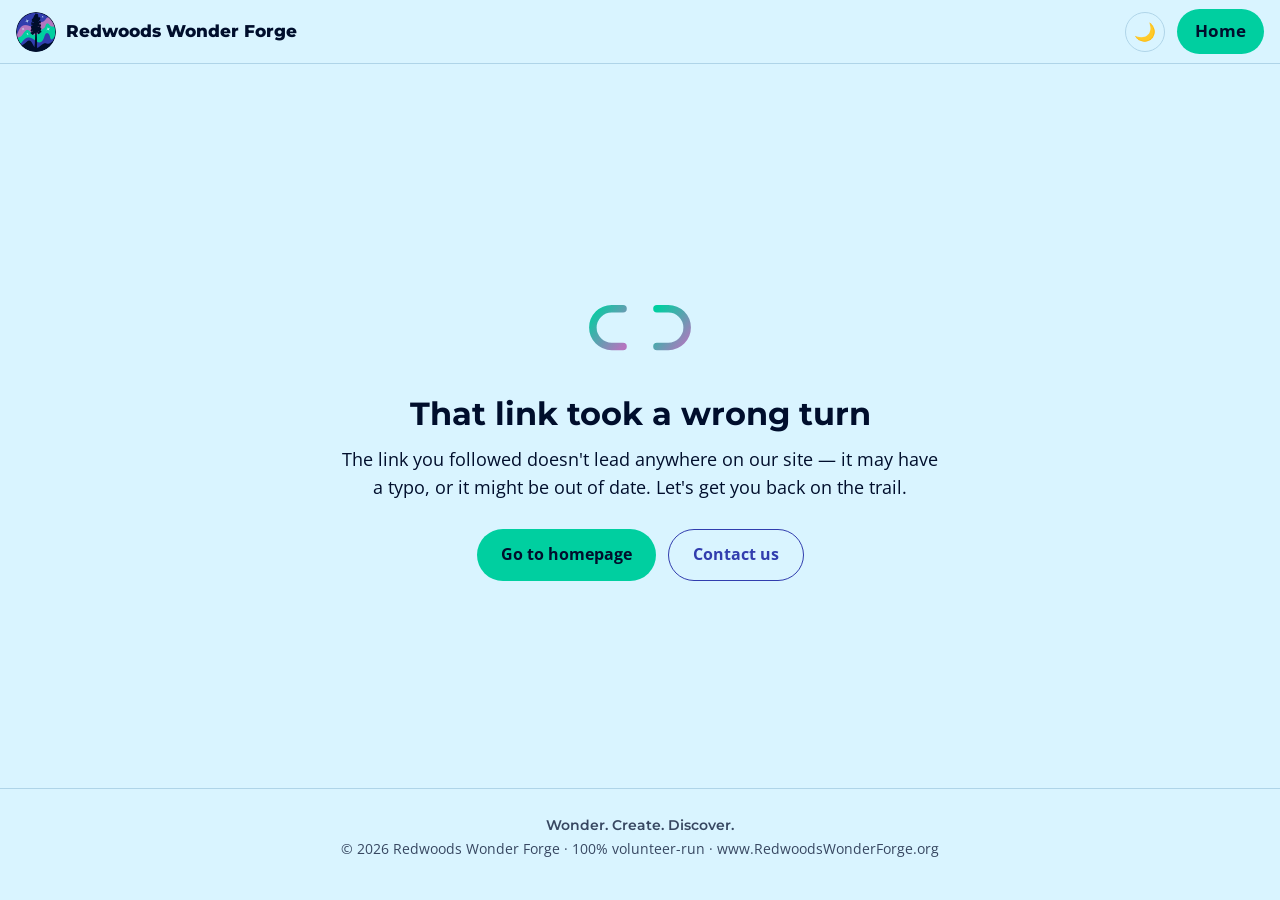
<file: invalid-link/index.html>
<!DOCTYPE html>
<html lang="en">
<head>
<meta charset="UTF-8" />
<meta name="viewport" content="width=device-width, initial-scale=1.0" />
<title>Invalid link — Redwoods Wonder Forge</title>
<meta name="description" content="That link didn't lead anywhere on our site. Head back to Redwoods Wonder Forge." />
<meta name="robots" content="noindex" />

<!-- Favicon (uses the logo) -->
<link rel="icon" type="image/png" href="/assets/images/logo.png" />
<link rel="apple-touch-icon" href="/assets/images/logo.png" />

<!-- Open Graph -->
<meta property="og:type" content="website" />
<meta property="og:site_name" content="Redwoods Wonder Forge" />
<meta property="og:title" content="Invalid link — Redwoods Wonder Forge" />
<meta property="og:description" content="That link didn't lead anywhere on our site. Head back to Redwoods Wonder Forge." />
<meta property="og:url" content="https://www.redwoodswonderforge.org/invalid-link/" />
<meta property="og:image" content="https://www.redwoodswonderforge.org/assets/images/og-image.png" />
<meta property="og:image:width" content="1200" />
<meta property="og:image:height" content="630" />
<meta property="og:image:alt" content="Redwoods Wonder Forge logo — a redwood tree under a starry aurora sky" />

<!-- Twitter / X -->
<meta name="twitter:card" content="summary_large_image" />
<meta name="twitter:title" content="Invalid link — Redwoods Wonder Forge" />
<meta name="twitter:description" content="That link didn't lead anywhere on our site. Head back to Redwoods Wonder Forge." />
<meta name="twitter:image" content="https://www.redwoodswonderforge.org/assets/images/og-image.png" />

<link rel="preconnect" href="https://fonts.googleapis.com" />
<link rel="preconnect" href="https://fonts.gstatic.com" crossorigin />
<link href="https://fonts.googleapis.com/css2?family=Montserrat:wght@400;600;800&family=Open+Sans:ital,wght@0,400;0,700;1,400&display=swap" rel="stylesheet" />
<script defer src="https://cloud.umami.is/script.js" data-website-id="15d23129-3647-43fc-a81b-80ced529a43f"></script>
<link rel="stylesheet" href="/assets/styles.css" />
</head>
<body class="error-page">

<nav class="nav">
  <a class="brand" href="/">
    <img src="/assets/images/logo.png" alt="Redwoods Wonder Forge logo" />
    <span class="brand-name">Redwoods Wonder Forge</span>
  </a>
  <div class="nav-spacer"></div>
  <button class="btn btn-icon" id="themeToggle" aria-label="Toggle light and dark mode" title="Toggle light/dark mode">🌙</button>
  <a class="btn btn-home" href="/">Home</a>
</nav>

<main>
  <svg class="glyph" viewBox="0 0 140 120" role="img" aria-label="A broken link">
    <defs>
      <linearGradient id="rwfg" x1="0" y1="0" x2="1" y2="1">
        <stop offset="0" stop-color="#00CFA0" />
        <stop offset="1" stop-color="#B376BF" />
      </linearGradient>
    </defs>
    <g class="stroke" fill="none" stroke-width="8" stroke-linecap="round" stroke-linejoin="round">
      <!-- left link half: a capsule opening toward the break on the right -->
      <path d="M52 40 L40 40 a20 20 0 0 0 -20 20 L20 60 a20 20 0 0 0 20 20 L52 80" />
      <!-- right link half: a capsule opening toward the break on the left -->
      <path d="M88 40 L100 40 a20 20 0 0 1 20 20 L120 60 a20 20 0 0 1 -20 20 L88 80" />
      <!-- little "snap" ticks around the gap -->
      <path d="M70 30 L70 40" />
      <path d="M70 80 L70 90" />
    </g>
  </svg>
  <h1>That link took a wrong turn</h1>
  <p>The link you followed doesn't lead anywhere on our site — it may have a typo, or it might be out of date. Let's get you back on the trail.</p>
  <div class="actions">
    <a class="btn btn-home btn-lg" href="/">Go to homepage</a>
    <a class="btn btn-outline btn-lg" href="/#contact">Contact us</a>
  </div>
</main>

<footer>
  <em>Wonder. Create. Discover.</em><br />
  © <span id="year"></span> Redwoods Wonder Forge · 100% volunteer-run · www.RedwoodsWonderForge.org
</footer>

<script>
  var root = document.documentElement;
  var themeBtn = document.getElementById('themeToggle');
  function setTheme(dark) {
    root.classList.toggle('dark', dark);
    themeBtn.textContent = dark ? '☀️' : '🌙';
  }
  setTheme(window.matchMedia && window.matchMedia('(prefers-color-scheme: dark)').matches);
  themeBtn.addEventListener('click', function () { setTheme(!root.classList.contains('dark')); });
  document.getElementById('year').textContent = new Date().getFullYear();
</script>

</body>
</html>
</file>
<file: assets/styles.css>
/* Redwoods Wonder Forge — site stylesheet
   Brand palette, typography, nav, hero, cards, and layout.
   Shared by every RWF page. Ships in assets/ alongside the HTML. */

:root {
    /* RWF brand palette (Design System doc) */
    --paper:   #D9F4FF;  /* Starlight */
    --ink:     #000E2C;  /* Dark Sky */
    --bark:    #313DAE;  /* Night Air — primary: links, buttons */
    --moss:    #00CFA0;  /* Oxygen — accents */
    --amber:   #B376BF;  /* Nitrogen — accents */
    --card:    #FFFFFF;
    --line:    #AFD4E8;
    --tape:    #FFFFFF;

    --radius: 14px;
    --nav-h: 64px;
  }
  html.dark {
    --paper: #000E2C;  /* Dark Sky */
    --ink:   #D9F4FF;  /* Starlight */
    --bark:  #00CFA0;  /* Oxygen pops on Dark Sky */
    --moss:  #00CFA0;
    --amber: #B376BF;
    --card:  #0A1838;
    --line:  #1E2C55;
    --tape:  #0F1D42;
  }

  * { box-sizing: border-box; }
  html { scroll-behavior: smooth; scroll-padding-top: calc(var(--nav-h) + 12px); }
  @media (prefers-reduced-motion: reduce) { html { scroll-behavior: auto; } }

  body {
    margin: 0;
    background: var(--paper);
    color: var(--ink);
    font-family: "Open Sans", system-ui, sans-serif;
    font-size: 1.05rem;
    line-height: 1.6;
    transition: background .25s, color .25s;
  }
  h1, h2, h3 { font-family: "Montserrat", "Open Sans", sans-serif; line-height: 1.15; }
  a { color: var(--bark); }
  img { max-width: 100%; display: block; }

  /* ---------- Nav ---------- */
  .nav {
    position: sticky; top: 0; z-index: 50;
    height: var(--nav-h);
    display: flex; align-items: center; gap: 12px;
    padding: 0 16px;
    background: color-mix(in srgb, var(--paper) 88%, transparent);
    backdrop-filter: blur(8px);
    border-bottom: 1px solid var(--line);
  }
  .brand { display: flex; align-items: center; gap: 10px; text-decoration: none; color: var(--ink); min-width: 0; }
  .brand img { height: 40px; width: auto; }
  .brand-name {
    font-family: "Montserrat", sans-serif; font-weight: 800;
    font-size: 1.05rem; white-space: nowrap; overflow: hidden; text-overflow: ellipsis;
  }
  .nav-spacer { flex: 1; }
  .nav-links { display: flex; gap: 4px; align-items: center; }
  .nav-links a {
    text-decoration: none; color: var(--ink); font-weight: 700; font-size: .95rem;
    padding: 8px 12px; border-radius: 8px;
  }
  .nav-links a:hover { background: color-mix(in srgb, var(--moss) 15%, transparent); }
  .btn {
    font: inherit; font-weight: 700; cursor: pointer; text-decoration: none;
    border: none; border-radius: 999px; padding: 9px 18px;
    display: inline-flex; align-items: center; justify-content: center;
  }
  .btn-donate { background: #00CFA0; color: #000E2C; } /* Forge Teal CTA per brand guide */
  .btn-donate:hover { filter: brightness(1.08); }
  /* Icon-only logo variant: circular badge carries its own Dark Sky ring, safe on light backgrounds */
  .brand img { border-radius: 50%; }
  .btn-icon {
    background: transparent; border: 1px solid var(--line); color: var(--ink);
    width: 40px; height: 40px; border-radius: 999px; padding: 0;
    display: inline-flex; align-items: center; justify-content: center; font-size: 1.1rem;
  }
  .btn-icon:hover { background: color-mix(in srgb, var(--moss) 15%, transparent); }
  a:focus-visible, button:focus-visible { outline: 3px solid var(--amber); outline-offset: 2px; }

  /* Mobile menu */
  .menu-toggle { display: none; }
  @media (max-width: 760px) {
    .menu-toggle { display: inline-flex; }
    .nav-links {
      display: none;
      position: absolute; top: var(--nav-h); left: 0; right: 0;
      flex-direction: column; align-items: stretch; gap: 0;
      background: var(--paper); border-bottom: 1px solid var(--line);
      padding: 8px 12px 12px;
      box-shadow: 0 12px 24px rgb(0 0 0 / .12);
    }
    .nav-links.open { display: flex; }
    .nav-links a { padding: 14px 12px; }
    .brand-name { font-size: .95rem; }
  }

  /* ---------- Outage tape notice ---------- */
  .tape {
    background: var(--tape);
    border-bottom: 1px dashed color-mix(in srgb, var(--ink) 30%, transparent);
    text-align: center; padding: 8px 16px; font-size: .95rem;
  }
  .tape strong { font-family: "Montserrat", sans-serif; }

  /* ---------- Hero ---------- */
  .hero { position: relative; }
  .hero img {
    width: 100%; height: min(62vh, 560px); object-fit: cover; object-position: center 32%;
    background: linear-gradient(135deg, var(--moss), var(--bark)); /* fallback while photo loads / if missing */
  }
  .hero-overlay {
    position: absolute; inset: 0;
    background: linear-gradient(to top, rgb(0 14 44 / .82) 0%, rgb(0 14 44 / .18) 55%, transparent 100%);
    display: flex; align-items: flex-end;
  }
  .hero-copy { padding: clamp(20px, 4vw, 48px); color: #D9F4FF; max-width: 860px; }
  .hero-copy h1 { margin: 0 0 6px; font-size: clamp(1.7rem, 4.5vw, 3rem); font-weight: 800; }
  .hero-copy p { margin: 0; font-size: clamp(1rem, 2.2vw, 1.2rem); }

  /* ---------- Sections ---------- */
  main { max-width: 1040px; margin: 0 auto; padding: 0 16px 64px; }
  section { padding-top: 48px; }
  .eyebrow {
    display: inline-block; font-size: .8rem; font-weight: 700; letter-spacing: .12em;
    text-transform: uppercase; color: var(--bark);
    border: 1px solid color-mix(in srgb, var(--moss) 60%, transparent); border-radius: 999px; padding: 3px 12px; margin-bottom: 8px;
  }
  section h2 { margin: 0 0 16px; font-size: clamp(1.5rem, 3.4vw, 2.1rem); font-weight: 800; }

  .cards { display: grid; grid-template-columns: repeat(auto-fit, minmax(250px, 1fr)); gap: 16px; }
  .card {
    background: var(--card); border: 1px solid var(--line); border-radius: var(--radius);
    padding: 20px; border-top: 4px solid var(--moss);
  }
  .card:nth-child(2) { border-top-color: var(--bark); }
  .card:nth-child(3) { border-top-color: var(--amber); }
  .card h3 { margin: 0 0 8px; font-size: 1.15rem; }
  .badge-soon {
    display: inline-block; vertical-align: middle; margin-left: 6px;
    font-family: "Open Sans", sans-serif;
    font-size: .68rem; font-weight: 700; letter-spacing: .08em; text-transform: uppercase;
    color: var(--bark); background: color-mix(in srgb, var(--amber) 22%, transparent);
    border: 1px solid color-mix(in srgb, var(--amber) 60%, transparent);
    border-radius: 999px; padding: 2px 9px;
  }
  .card p { margin: 0; font-size: .98rem; }

  .split { display: grid; grid-template-columns: 1fr 1fr; gap: 24px; align-items: start; }
  @media (max-width: 760px) { .split { grid-template-columns: 1fr; } }

  .map-frame {
    border: 1px solid var(--line); border-radius: var(--radius); overflow: hidden;
    aspect-ratio: 4 / 3; background: var(--card);
  }
  .map-frame iframe { width: 100%; height: 100%; border: 0; }

  address { font-style: normal; }
  .contact-list { list-style: none; padding: 0; margin: 0 0 16px; }
  .contact-list li { padding: 6px 0; }
  .contact-list b { color: var(--bark); }
  html.dark .contact-list b { color: var(--amber); }

  footer {
    border-top: 1px solid var(--line);
    padding: 24px 16px 40px; text-align: center; font-size: .9rem;
    color: color-mix(in srgb, var(--ink) 75%, transparent);
  }

/* Embedded donation / form wrapper (Zeffy, etc.) — gentle top spacing */
.zeffy-wrap { margin-top: 20px; }

/* ============================================================
   Error / utility pages (404, invalid-link)
   Opt in by adding class="error-page" to <body>.
   ============================================================ */
body.error-page { min-height: 100vh; display: flex; flex-direction: column; }
.error-page main {
  flex: 1; display: flex; flex-direction: column;
  align-items: center; justify-content: center; text-align: center;
  max-width: 640px; margin: 0 auto; padding: 48px 20px;
}
.error-page .code {
  font-family: "Montserrat", sans-serif; font-weight: 800;
  font-size: clamp(4.5rem, 20vw, 9rem); line-height: 1;
  letter-spacing: -.02em; margin: 0;
  background: linear-gradient(120deg, var(--moss), var(--amber));
  -webkit-background-clip: text; background-clip: text; color: transparent;
}
.error-page .glyph { width: clamp(84px, 22vw, 132px); height: auto; margin: 0 auto 4px; display: block; }
.error-page .glyph .stroke { stroke: url(#rwfg); }
.error-page main h1 { font-size: clamp(1.4rem, 4vw, 2rem); margin: 8px 0 12px; }
.error-page main p { margin: 0 0 28px; font-size: 1.1rem; }
.error-page .actions { display: flex; flex-wrap: wrap; gap: 12px; justify-content: center; }
.error-page .btn-lg { padding: 12px 24px; font-size: 1rem; }
.error-page .btn-outline { background: transparent; border: 1px solid var(--bark); color: var(--bark); }
.error-page .btn-outline:hover { background: color-mix(in srgb, var(--bark) 12%, transparent); }

/* Home button (error-page nav CTA) + footer tagline emphasis — safe site-wide */
.btn-home { background: #00CFA0; color: #000E2C; }
.btn-home:hover { filter: brightness(1.08); }
footer em { font-style: normal; font-family: "Montserrat", sans-serif; font-weight: 600; }
</file>
